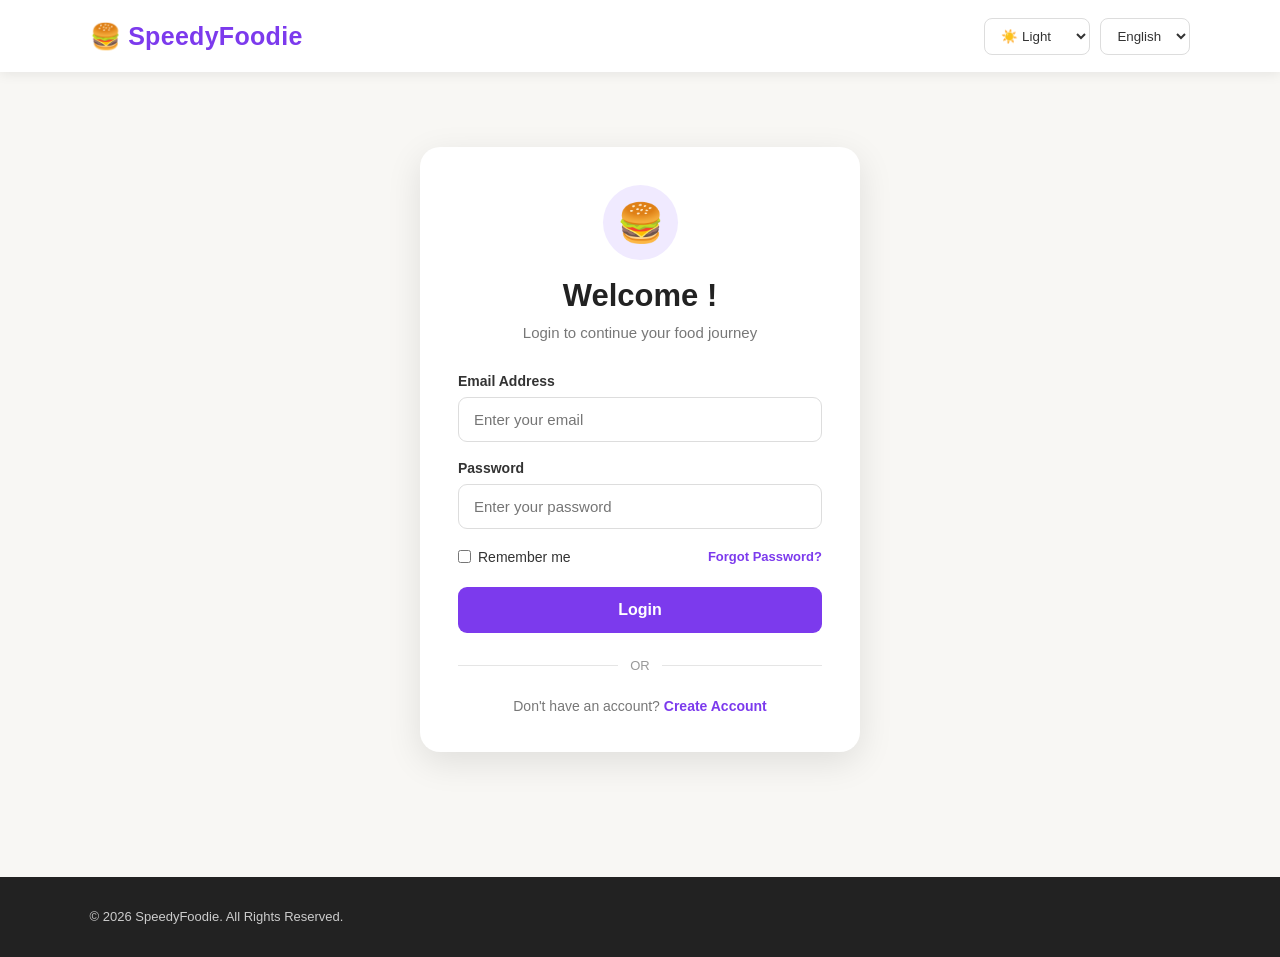
<file: index.html>
<!DOCTYPE html>
<html lang="en">

<head>

    <meta charset="UTF-8">

    <meta name="viewport"
          content="width=device-width, initial-scale=1.0">

    <title>SpeedyFoodie - Online Food Delivery</title>

    <link rel="stylesheet" href="style.css">

</head>

<body>

    <!-- =========================
         NAVIGATION BAR
    ========================== -->

    <nav class="navbar">

        <div class="logo">
            🍔 SpeedyFoodie
        </div>

        <div class="nav-links">

            <a href="index.html">
                Home
            </a>

            <a href="restaurants.html">
                Restaurants
            </a>

            <a href="cart.html">
                Cart 🛒
            </a>

            <a href="login.html">
                Login
            </a>

        </div>

    </nav>


    <!-- =========================
         HERO SECTION
    ========================== -->

    <section class="hero">

        <div class="hero-content">

            <p class="welcome-text">
                WELCOME TO SPEEDYFOODIE
            </p>

            <h1>
                Delicious Food <br>
                <span>Delivered To You.</span>
            </h1>

            <p class="hero-description">
                Discover the best restaurants around you and get your favourite meals delivered right to your doorstep.
            </p>

            <a href="restaurants.html" class="hero-button">
                Explore Restaurants →
            </a>

        </div>

        <div class="hero-food">

            <div class="food-circle">
                🍕
            </div>

        </div>

    </section>


    <!-- =========================
         FOOD CATEGORIES
    ========================== -->

    <section class="categories">

        <p class="section-title">
            EXPLORE
        </p>

        <h2>
            What are you craving?
        </h2>

        <div class="category-container">

            <!-- Pizza -->

            <div class="category-card"
                 onclick="openCategory('pizza')">

                <div class="category-icon">
                    🍕
                </div>

                <h3>
                    Pizza
                </h3>

                <p>
                    Cheesy & delicious
                </p>

            </div>


            <!-- Burgers -->

            <div class="category-card"
                 onclick="openCategory('burger')">

                <div class="category-icon">
                    🍔
                </div>

                <h3>
                    Burgers
                </h3>

                <p>
                    Juicy & tasty
                </p>

            </div>


            <!-- Indian -->

            <div class="category-card"
                 onclick="openCategory('indian')">

                <div class="category-icon">
                    🍛
                </div>

                <h3>
                    Indian
                </h3>

                <p>
                    Rich & flavorful
                </p>

            </div>


            <!-- Chinese -->

            <div class="category-card"
                 onclick="openCategory('chinese')">

                <div class="category-icon">
                    🍜
                </div>

                <h3>
                    Chinese
                </h3>

                <p>
                    Hot & delicious
                </p>

            </div>


            <!-- Desserts -->

            <div class="category-card"
                 onclick="openCategory('dessert')">

                <div class="category-icon">
                    🍰
                </div>

                <h3>
                    Desserts
                </h3>

                <p>
                    Sweet treats
                </p>

            </div>

        </div>

    </section>


    <!-- =========================
         SMART FOOD SUGGESTIONS
    ========================== -->

    <section class="smart-suggestions">

        <p class="section-title">
            SMART PICKS
        </p>

        <h2>
            🧠 Recommended For You
        </h2>

        <p>
            Based on your previous orders
        </p>

        <div id="suggestionContainer"
             class="suggestion-container">
        </div>

    </section>


    <!-- =========================
         WHY SPEEDYFOODIE
    ========================== -->

    <section class="why-foodie">

        <p class="section-title">
            WHY SPEEDYFOODIE?
        </p>

        <h2>
            Food made easy.
        </h2>

        <div class="features">

            <!-- Fast Delivery -->

            <div class="feature-card">

                <div class="feature-icon">
                    🚀
                </div>

                <h3>
                    Fast Delivery
                </h3>

                <p>
                    Get your favourite food delivered quickly.
                </p>

            </div>


            <!-- Restaurants -->

            <div class="feature-card">

                <div class="feature-icon">
                    🍽️
                </div>

                <h3>
                    Best Restaurants
                </h3>

                <p>
                    Choose from a wide variety of restaurants.
                </p>

            </div>


            <!-- Payment -->

            <div class="feature-card">

                <div class="feature-icon">
                    💳
                </div>

                <h3>
                    Easy Payment
                </h3>

                <p>
                    Simple and convenient checkout experience.
                </p>

            </div>

        </div>

    </section>


    <!-- =========================
         FOOTER
    ========================== -->

    <footer>

        <div>

            <h3>
                🍔 SpeedyFoodie
            </h3>

            <p>
                Your favourite food, delivered to your doorstep.
            </p>

        </div>

        <p>
            © 2026 SpeedyFoodie. All Rights Reserved.
        </p>

    </footer>


    <!-- JAVASCRIPT -->

    <script src="script.js"></script>

</body>

</html>
</file>
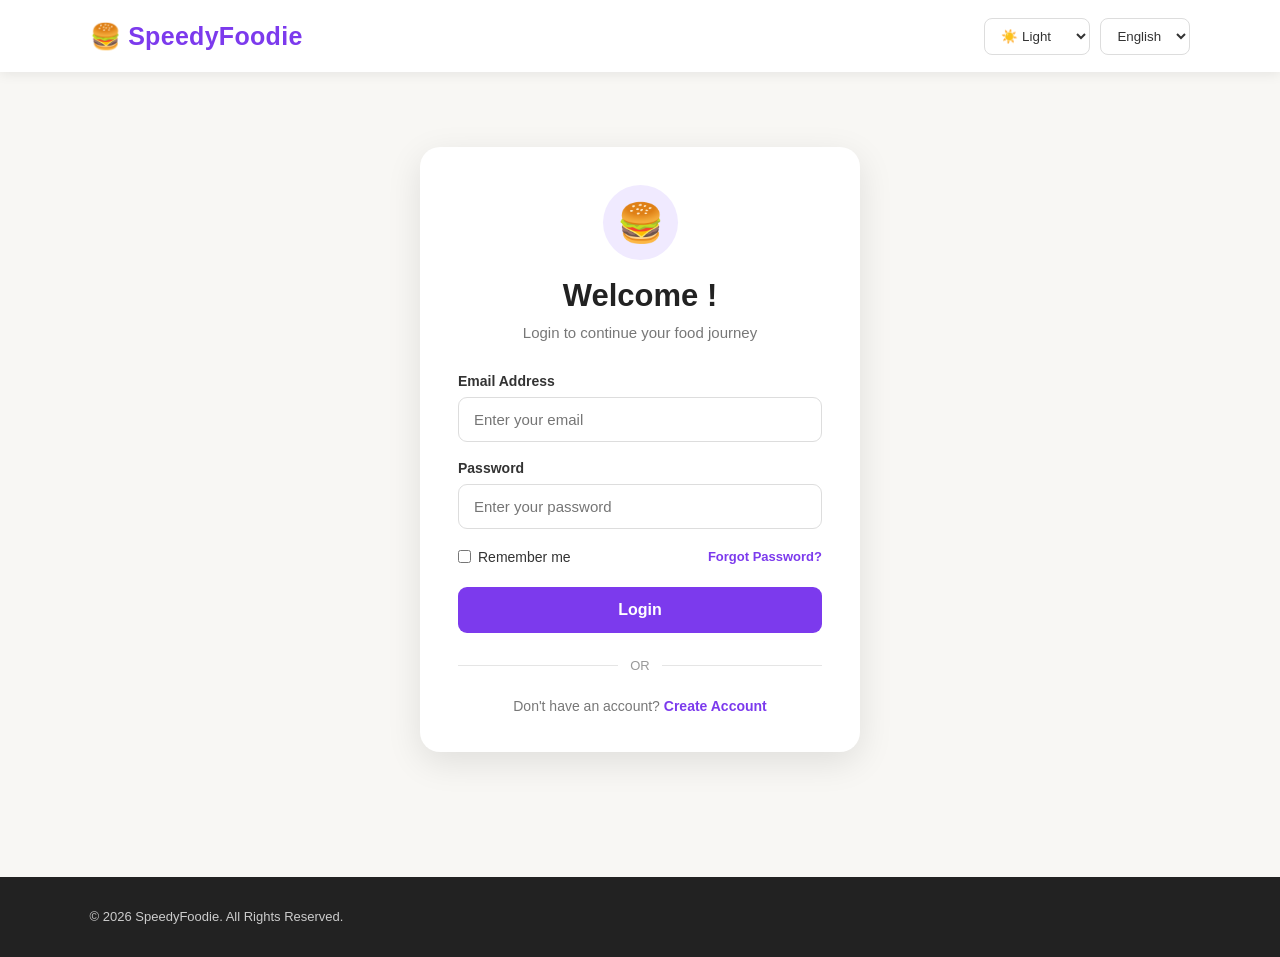
<file: cart.html>
<!DOCTYPE html>
<html lang="en">

<head>

    <meta charset="UTF-8">

    <meta name="viewport"
          content="width=device-width, initial-scale=1.0">

    <title>SpeedyFoodie - Cart</title>

    <link rel="stylesheet" href="style.css">

</head>

<body>

    <!-- =========================
         NAVIGATION BAR
    ========================== -->

    <nav class="navbar">

        <div class="logo">
            🍔 SpeedyFoodie
        </div>

        <div class="nav-links">

            <a href="index.html">
                Home
            </a>

            <a href="restaurants.html">
                Restaurants
            </a>

            <a href="cart.html">
                Cart 🛒
            </a>

            <a href="login.html">
                Login
            </a>

        </div>

    </nav>


    <!-- =========================
         CART HEADER
    ========================== -->

    <section class="cart-header">

        <p class="section-title">
            YOUR CART
        </p>

        <h1>
            Your Favourite Food
        </h1>

        <p>
            Review your items before placing your order.
        </p>

    </section>


    <!-- =========================
         CART SECTION
    ========================== -->

    <section class="cart-section">


        <!-- CART ITEMS -->

        <div class="cart-items">

            <h2>
                Your Items
            </h2>

            <div id="cartItems">

                <!-- Cart items will appear here using JavaScript -->

            </div>

        </div>


        <!-- ORDER SUMMARY -->

        <div class="order-summary">

            <h2>
                Order Summary
            </h2>

            <div class="summary-row">

                <span>
                    Subtotal
                </span>

                <span id="subtotal">
                    ₹0
                </span>

            </div>

            <div class="summary-row">

                <span>
                    Delivery Fee
                </span>

                <span id="deliveryFee">
                    ₹40
                </span>

            </div>

            <div class="summary-line"></div>

            <div class="summary-row total">

                <span>
                    Total
                </span>

                <span id="total">
                    ₹40
                </span>

            </div>

            <a href="checkout.html"
               class="checkout-button">
                Proceed to Checkout →
            </a>

            <a href="menu.html"
               class="continue-shopping">
                ← Continue Shopping
            </a>

        </div>

    </section>


    <!-- =========================
         FOOTER
    ========================== -->

    <footer>

        <div>

            <h3>
                🍔 SpeedyFoodie
            </h3>

            <p>
                Your favourite food, delivered to your doorstep.
            </p>

        </div>

        <p>
            © 2026 SpeedyFoodie. All Rights Reserved.
        </p>

    </footer>


    <script src="script.js"></script>

</body>

</html>
</file>
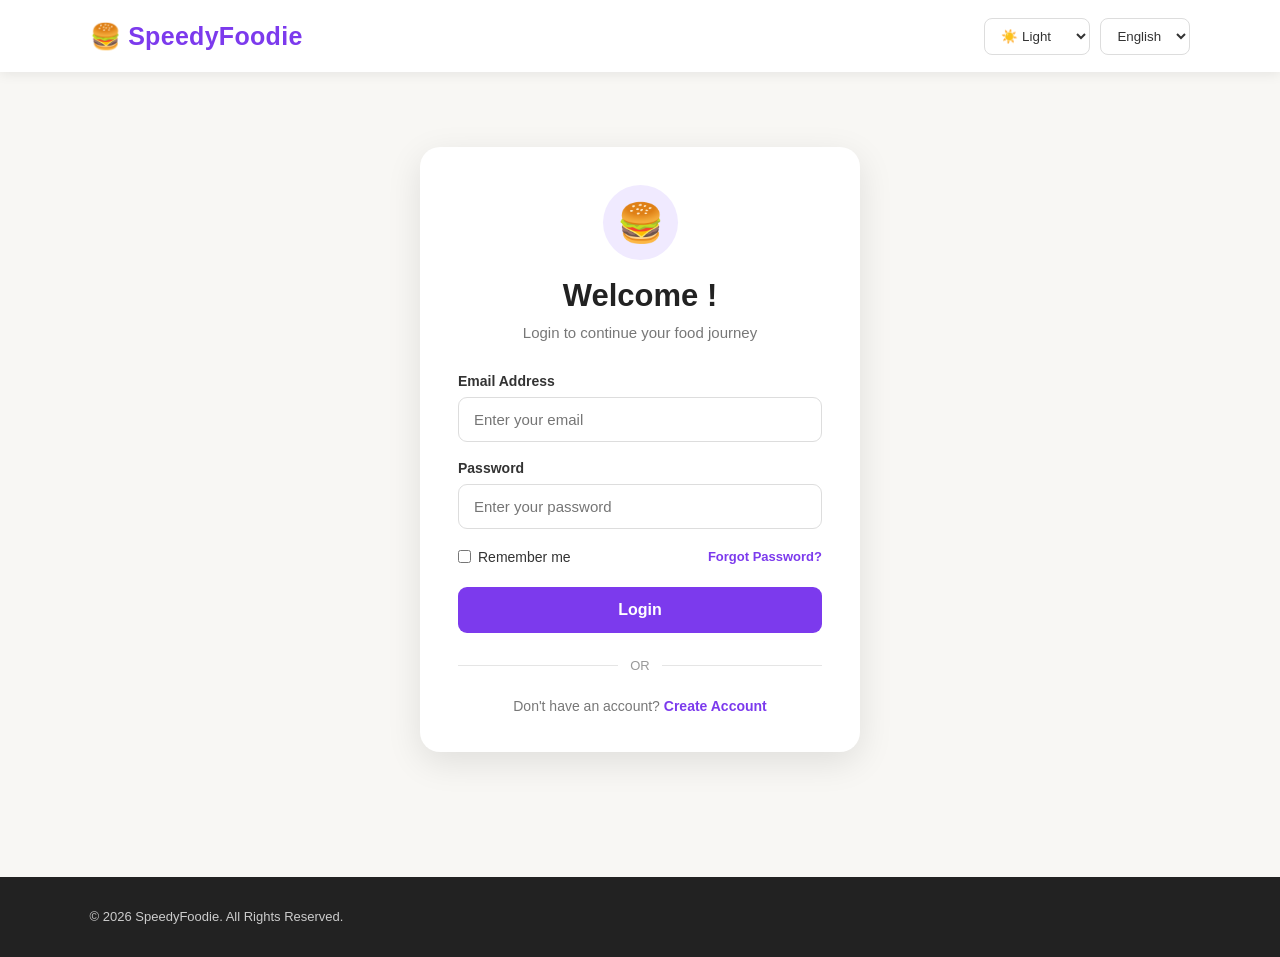
<file: login.html>
<!DOCTYPE html>
<html lang="en">

<head>
    <meta charset="UTF-8">
    <meta name="viewport" content="width=device-width, initial-scale=1.0">
    <title>SpeedyFoodie - Login</title>
    <link rel="stylesheet" href="style.css">
</head>

<body>

    <!-- Navigation Bar -->
    <nav class="navbar">
        <div class="logo">🍔 SpeedyFoodie</div>

        <div class="settings">
            <select id="themeSelector">
                <option value="light">☀️ Light</option>
                <option value="dark">🌙 Dark</option>
                <option value="purple">💜 Purple</option>
            </select>

            <select id="languageSelector">
                <option value="en">English</option>
                <option value="te">తెలుగు</option>
                <option value="hi">हिन्दी</option>
            </select>
        </div>
    </nav>

    <!-- Login Section -->
    <section class="login-section">

        <div class="login-card">

            <div class="login-icon">🍔</div>

            <h1 id="loginTitle">Welcome!</h1>

            <p class="subtitle" id="loginSubtitle">
                Login to continue your food journey
            </p>

            <form id="loginForm">

                <label for="email" id="loginEmailLabel">
                    Email Address
                </label>

                <input
                    type="email"
                    id="email"
                    placeholder="Enter your email"
                    required
                >

                <label for="password" id="loginPasswordLabel">
                    Password
                </label>

                <input
                    type="password"
                    id="password"
                    placeholder="Enter your password"
                    required
                >

                <div class="login-options">

                    <label class="remember">
                        <input type="checkbox">
                        <span id="rememberText">
                            Remember me
                        </span>
                    </label>

                    <a href="#" id="forgotText">
                        Forgot Password?
                    </a>

                </div>

                <button
                    type="submit"
                    class="login-button"
                    id="loginButton"
                >
                    Login
                </button>

            </form>

            <div class="divider">
                <span>OR</span>
            </div>

            <p class="register-text">

                <span id="newAccountText">
                    Don't have an account?
                </span>

                <a
                    href="register.html"
                    id="createAccountLink"
                >
                    Create Account
                </a>

            </p>

        </div>

    </section>

    <footer>
        <p>
            © 2026 SpeedyFoodie. All Rights Reserved.
        </p>
    </footer>

    <script src="script.js"></script>

</body>

</html>
</file>
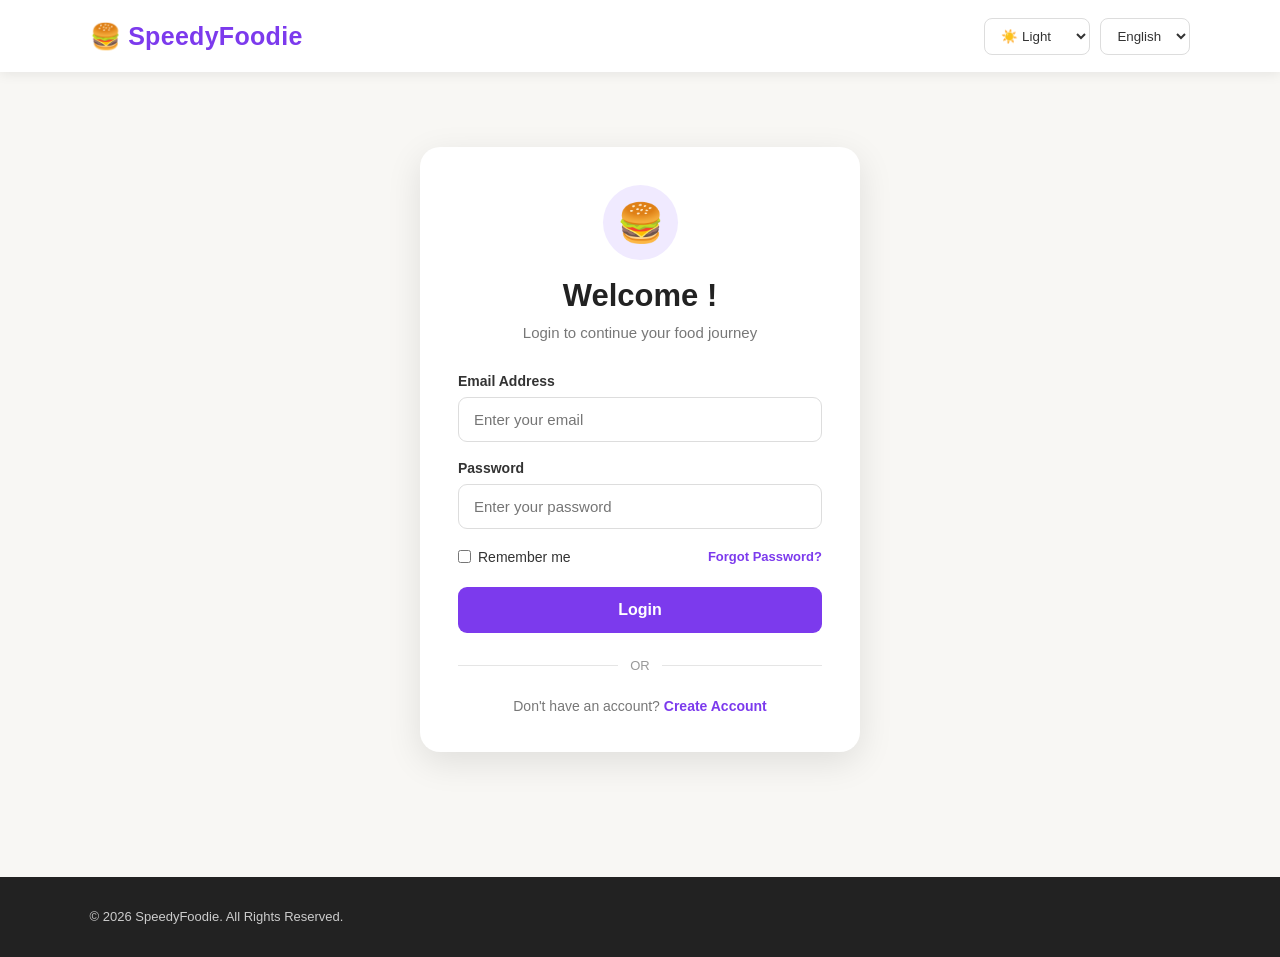
<file: menu.html>
<!DOCTYPE html>
<html lang="en">

<head>

    <meta charset="UTF-8">

    <meta name="viewport"
          content="width=device-width, initial-scale=1.0">

    <title>SpeedyFoodie - Menu</title>

    <link rel="stylesheet" href="style.css">

</head>

<body>

    <!-- =========================
         NAVIGATION BAR
    ========================== -->

    <nav class="navbar">

        <div class="logo">
            🍔 SpeedyFoodie
        </div>

        <div class="nav-links">

            <a href="index.html">
                Home
            </a>

            <a href="restaurants.html">
                Restaurants
            </a>

            <a href="cart.html">
                Cart 🛒
            </a>

            <a href="login.html">
                Login
            </a>

        </div>

    </nav>


    <!-- =========================
         MENU HEADER
    ========================== -->

    <section class="menu-header">

        <p class="section-title">
            OUR MENU
        </p>

        <h1>
            Delicious Food, Just For You
        </h1>

        <p>
            Choose your favourite dishes and add them to your cart.
        </p>

    </section>


    <!-- =========================
         MENU FILTER
    ========================== -->

    <section class="menu-filter">

        <button class="filter-button active"
                data-category="all">
            All
        </button>

        <button class="filter-button"
                data-category="pizza">
            🍕 Pizza
        </button>

        <button class="filter-button"
                data-category="burger">
            🍔 Burgers
        </button>

        <button class="filter-button"
                data-category="indian">
            🍛 Indian
        </button>

        <button class="filter-button"
                data-category="chinese">
            🍜 Chinese
        </button>

        <button class="filter-button"
                data-category="dessert">
            🍰 Desserts
        </button>

    </section>


    <!-- =========================
         MENU ITEMS
    ========================== -->

    <section class="menu-container">


        <!-- ================= ITEM 1 ================= -->

        <div class="menu-card"
             data-category="pizza">

            <div class="menu-image">
                🍕
            </div>

            <div class="menu-info">

                <h2>
                    Margherita Pizza
                </h2>

                <p>
                    Classic pizza with fresh tomatoes, mozzarella and basil.
                </p>

                <div class="menu-bottom">

                    <span class="price">
                        ₹249
                    </span>

                    <button class="add-cart-button"
                            onclick="addToCart('Margherita Pizza', 249)">
                        Add to Cart
                    </button>

                </div>

            </div>

        </div>


        <!-- ================= ITEM 2 ================= -->

        <div class="menu-card"
             data-category="burger">

            <div class="menu-image">
                🍔
            </div>

            <div class="menu-info">

                <h2>
                    Classic Chicken Burger
                </h2>

                <p>
                    Crispy chicken patty with lettuce, cheese and special sauce.
                </p>

                <div class="menu-bottom">

                    <span class="price">
                        ₹199
                    </span>

                    <button class="add-cart-button"
                            onclick="addToCart('Classic Chicken Burger', 199)">
                        Add to Cart
                    </button>

                </div>

            </div>

        </div>


        <!-- ================= ITEM 3 ================= -->

        <div class="menu-card"
             data-category="indian">

            <div class="menu-image">
                🍛
            </div>

            <div class="menu-info">

                <h2>
                    Chicken Biryani
                </h2>

                <p>
                    Aromatic basmati rice cooked with tender chicken and Indian spices.
                </p>

                <div class="menu-bottom">

                    <span class="price">
                        ₹299
                    </span>

                    <button class="add-cart-button"
                            onclick="addToCart('Chicken Biryani', 299)">
                        Add to Cart
                    </button>

                </div>

            </div>

        </div>


        <!-- ================= ITEM 4 ================= -->

        <div class="menu-card"
             data-category="chinese">

            <div class="menu-image">
                🍜
            </div>

            <div class="menu-info">

                <h2>
                    Veg Hakka Noodles
                </h2>

                <p>
                    Stir-fried noodles with fresh vegetables and delicious sauces.
                </p>

                <div class="menu-bottom">

                    <span class="price">
                        ₹179
                    </span>

                    <button class="add-cart-button"
                            onclick="addToCart('Veg Hakka Noodles', 179)">
                        Add to Cart
                    </button>

                </div>

            </div>

        </div>


        <!-- ================= ITEM 5 ================= -->

        <div class="menu-card"
             data-category="indian">

            <div class="menu-image">
                🍗
            </div>

            <div class="menu-info">

                <h2>
                    Grilled Chicken
                </h2>

                <p>
                    Juicy grilled chicken seasoned with herbs and special spices.
                </p>

                <div class="menu-bottom">

                    <span class="price">
                        ₹279
                    </span>

                    <button class="add-cart-button"
                            onclick="addToCart('Grilled Chicken', 279)">
                        Add to Cart
                    </button>

                </div>

            </div>

        </div>


        <!-- ================= ITEM 6 ================= -->

        <div class="menu-card"
             data-category="dessert">

            <div class="menu-image">
                🍰
            </div>

            <div class="menu-info">

                <h2>
                    Chocolate Cake
                </h2>

                <p>
                    Soft and creamy chocolate cake perfect for dessert lovers.
                </p>

                <div class="menu-bottom">

                    <span class="price">
                        ₹149
                    </span>

                    <button class="add-cart-button"
                            onclick="addToCart('Chocolate Cake', 149)">
                        Add to Cart
                    </button>

                </div>

            </div>

        </div>

    </section>


    <!-- =========================
         FOOTER
    ========================== -->

    <footer>

        <div>

            <h3>
                🍔 SpeedyFoodie
            </h3>

            <p>
                Your favourite food, delivered to your doorstep.
            </p>

        </div>

        <p>
            © 2026 SpeedyFoodie. All Rights Reserved.
        </p>

    </footer>


    <script src="script.js"></script>

</body>

</html>
</file>
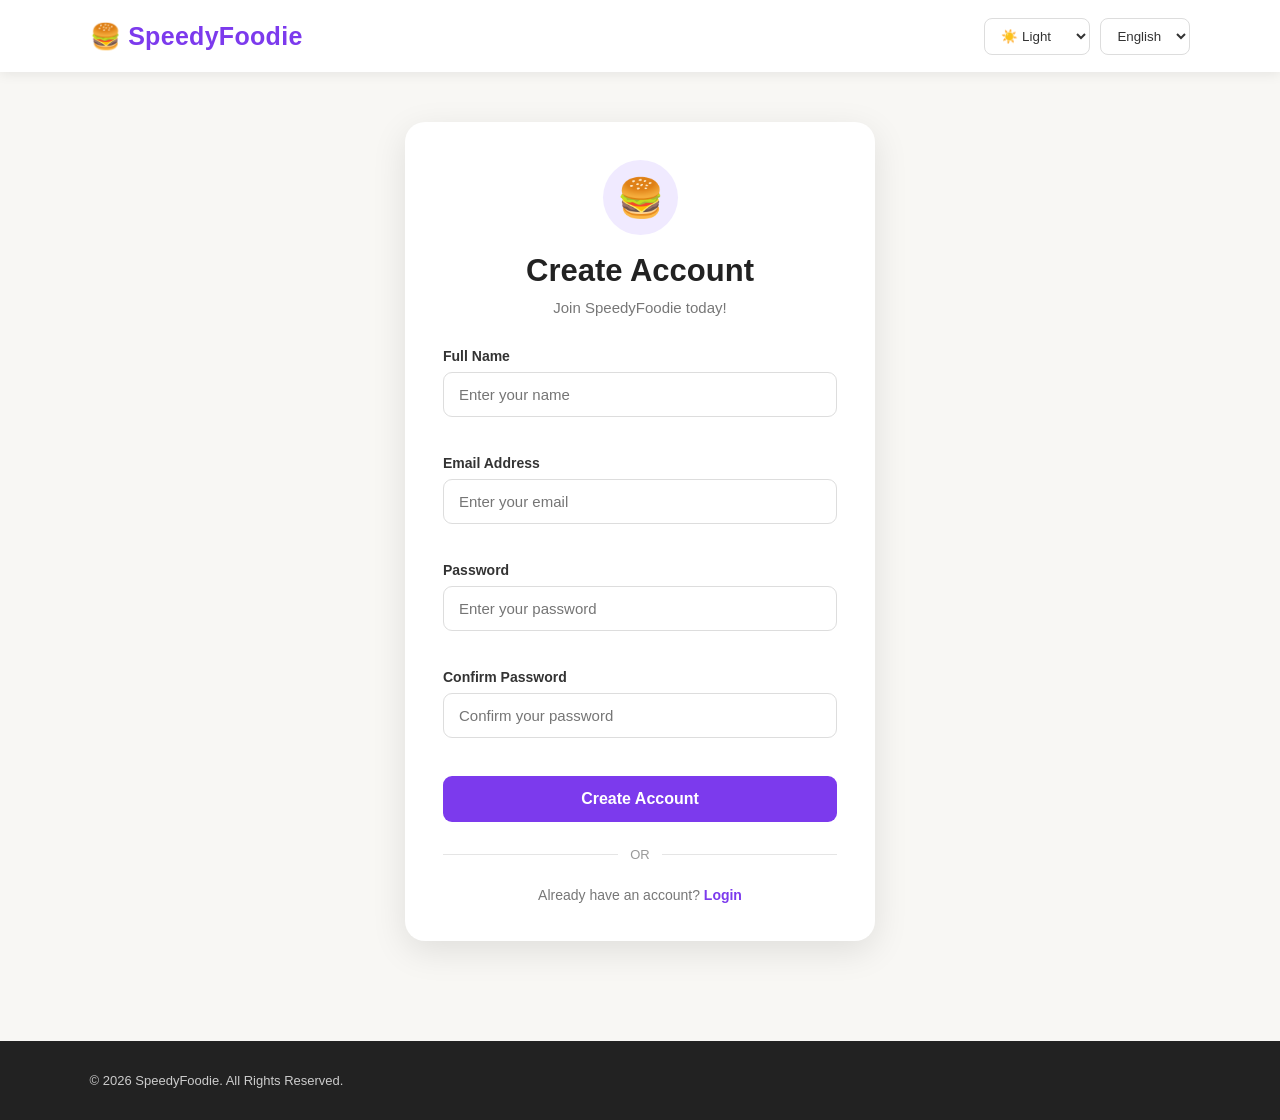
<file: register.html>
<!DOCTYPE html>
<html lang="en">

<head>

    <meta charset="UTF-8">

    <meta name="viewport" 
          content="width=device-width, initial-scale=1.0">

    <title>SpeedyFoodie - Create Account</title>

    <link rel="stylesheet" href="style.css">

</head>

<body>

    <!-- Navbar -->

    <nav class="navbar">

        <div class="logo">
            🍔 SpeedyFoodie
        </div>

        <div class="settings">

            <select id="themeSelector">

                <option value="light">
                    ☀️ Light
                </option>

                <option value="dark">
                    🌙 Dark
                </option>

                <option value="purple">
                    💜 Purple
                </option>

            </select>

            <select id="languageSelector">

                <option value="en">
                    English
                </option>

                <option value="te">
                    తెలుగు
                </option>

                <option value="hi">
                    हिन्दी
                </option>

            </select>

        </div>

    </nav>

    <!-- Register -->

    <section class="login-section">

        <div class="login-card register-card">

            <div class="login-icon">
                🍔
            </div>

            <h1 id="registerTitle">
                Create Account
            </h1>

            <p class="subtitle" id="registerSubtitle">
                Join SpeedyFoodie today!
            </p>

            <form id="registerForm">

                <div class="form-group">

                    <label for="name" id="nameLabel">
                        Full Name
                    </label>

                    <input
                        type="text"
                        id="name"
                        placeholder="Enter your name"
                        required
                    >

                </div>

                <div class="form-group">

                    <label for="registerEmail" id="emailLabel">
                        Email Address
                    </label>

                    <input
                        type="email"
                        id="registerEmail"
                        placeholder="Enter your email"
                        required
                    >

                </div>

                <div class="form-group">

                    <label for="registerPassword" id="passwordLabel">
                        Password
                    </label>

                    <input
                        type="password"
                        id="registerPassword"
                        placeholder="Create a password"
                        required
                    >

                </div>

                <div class="form-group">

                    <label for="confirmPassword" id="confirmLabel">
                        Confirm Password
                    </label>

                    <input
                        type="password"
                        id="confirmPassword"
                        placeholder="Confirm your password"
                        required
                    >

                </div>

                <button
                    type="submit"
                    class="login-button"
                    id="createButton"
                >
                    Create Account
                </button>

            </form>

            <div class="divider">

                <span>
                    OR
                </span>

            </div>

            <p class="register-text">

                <span id="alreadyText">
                    Already have an account?
                </span>

                <a href="login.html" id="loginLink">
                    Login
                </a>

            </p>

        </div>

    </section>

    <footer>

        <p>
            © 2026 SpeedyFoodie. All Rights Reserved.
        </p>

    </footer>

    <script src="script.js"></script>

</body>

</html>
</file>
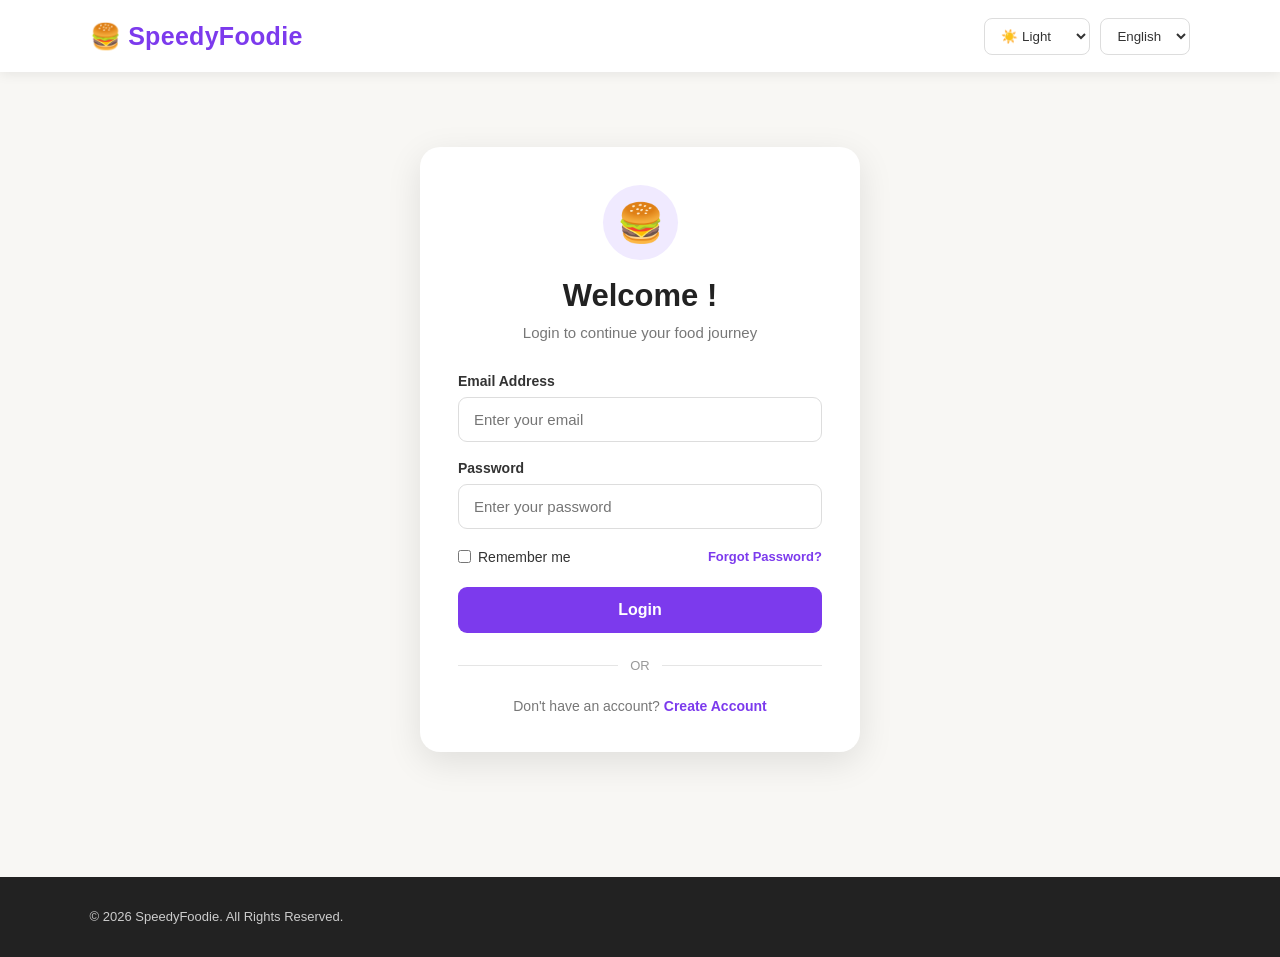
<file: restaurant.html>
<!DOCTYPE html>
<html lang="en">

<head>

    <meta charset="UTF-8">

    <meta name="viewport"
          content="width=device-width, initial-scale=1.0">

    <title>SpeedyFoodie - Restaurants</title>

    <link rel="stylesheet" href="style.css">

</head>

<body>

    <!-- =========================
         NAVIGATION BAR
    ========================== -->

    <nav class="navbar">

        <div class="logo">
            🍔 SpeedyFoodie
        </div>

        <div class="nav-links">

            <a href="index.html">
                Home
            </a>

            <a href="restaurants.html">
                Restaurants
            </a>

            <a href="cart.html">
                Cart 🛒
            </a>

            <a href="login.html">
                Login
            </a>

        </div>

    </nav>


    <!-- =========================
         RESTAURANTS HEADER
    ========================== -->

    <section class="restaurants-header">

        <p class="section-title">
            DISCOVER
        </p>

        <h1>
            Find Your Favourite Restaurant
        </h1>

        <p>
            Explore delicious food from the best restaurants around you.
        </p>

    </section>


    <!-- =========================
         SEARCH BAR
    ========================== -->

    <section class="restaurant-search">

        <input
            type="text"
            id="restaurantSearch"
            placeholder="Search restaurants..."
        >

        <button onclick="searchRestaurants()">
            🔍 Search
        </button>

    </section>


    <!-- =========================
         RESTAURANT LIST
    ========================== -->

    <section class="restaurant-list">


        <!-- RESTAURANT 1 -->

        <div class="restaurant-card">

            <div class="restaurant-image">
                🍕
            </div>

            <div class="restaurant-info">

                <h2>
                    Pizza Palace
                </h2>

                <p class="restaurant-type">
                    🍕 Italian • Pizza
                </p>

                <p>
                    Delicious cheesy pizzas made with fresh ingredients.
                </p>

                <div class="restaurant-details">

                    <span>
                        ⭐ 4.5
                    </span>

                    <span>
                        🕒 25-30 min
                    </span>

                </div>

                <a href="menu.html"
                   class="view-menu-button">
                    View Menu →
                </a>

            </div>

        </div>


        <!-- RESTAURANT 2 -->

        <div class="restaurant-card">

            <div class="restaurant-image">
                🍔
            </div>

            <div class="restaurant-info">

                <h2>
                    Burger Hub
                </h2>

                <p class="restaurant-type">
                    🍔 American • Burgers
                </p>

                <p>
                    Juicy burgers, crispy fries and tasty combos.
                </p>

                <div class="restaurant-details">

                    <span>
                        ⭐ 4.6
                    </span>

                    <span>
                        🕒 20-25 min
                    </span>

                </div>

                <a href="menu.html"
                   class="view-menu-button">
                    View Menu →
                </a>

            </div>

        </div>


        <!-- RESTAURANT 3 -->

        <div class="restaurant-card">

            <div class="restaurant-image">
                🍛
            </div>

            <div class="restaurant-info">

                <h2>
                    Spice Garden
                </h2>

                <p class="restaurant-type">
                    🍛 Indian • Biryani
                </p>

                <p>
                    Authentic Indian dishes packed with rich flavours.
                </p>

                <div class="restaurant-details">

                    <span>
                        ⭐ 4.7
                    </span>

                    <span>
                        🕒 30-35 min
                    </span>

                </div>

                <a href="menu.html"
                   class="view-menu-button">
                    View Menu →
                </a>

            </div>

        </div>


        <!-- RESTAURANT 4 -->

        <div class="restaurant-card">

            <div class="restaurant-image">
                🍜
            </div>

            <div class="restaurant-info">

                <h2>
                    Dragon Bowl
                </h2>

                <p class="restaurant-type">
                    🍜 Chinese • Noodles
                </p>

                <p>
                    Hot noodles, fried rice and delicious Chinese dishes.
                </p>

                <div class="restaurant-details">

                    <span>
                        ⭐ 4.4
                    </span>

                    <span>
                        🕒 25-30 min
                    </span>

                </div>

                <a href="menu.html"
                   class="view-menu-button">
                    View Menu →
                </a>

            </div>

        </div>


        <!-- RESTAURANT 5 -->

        <div class="restaurant-card">

            <div class="restaurant-image">
                🍰
            </div>

            <div class="restaurant-info">

                <h2>
                    Sweet Treats
                </h2>

                <p class="restaurant-type">
                    🍰 Desserts • Bakery
                </p>

                <p>
                    Cakes, pastries and delicious sweet treats.
                </p>

                <div class="restaurant-details">

                    <span>
                        ⭐ 4.8
                    </span>

                    <span>
                        🕒 15-20 min
                    </span>

                </div>

                <a href="menu.html"
                   class="view-menu-button">
                    View Menu →
                </a>

            </div>

        </div>


        <!-- RESTAURANT 6 -->

        <div class="restaurant-card">

            <div class="restaurant-image">
                🍗
            </div>

            <div class="restaurant-info">

                <h2>
                    Grill House
                </h2>

                <p class="restaurant-type">
                    🍗 Grill • Fast Food
                </p>

                <p>
                    Delicious grilled dishes and crispy chicken.
                </p>

                <div class="restaurant-details">

                    <span>
                        ⭐ 4.5
                    </span>

                    <span>
                        🕒 25-30 min
                    </span>

                </div>

                <a href="menu.html"
                   class="view-menu-button">
                    View Menu →
                </a>

            </div>

        </div>

    </section>


    <!-- =========================
         FOOTER
    ========================== -->

    <footer>

        <div>

            <h3>
                🍔 SpeedyFoodie
            </h3>

            <p>
                Your favourite food, delivered to your doorstep.
            </p>

        </div>

        <p>
            © 2026 SpeedyFoodie. All Rights Reserved.
        </p>

    </footer>


    <script src="script.js"></script>

</body>

</html>
</file>
<file: style.css>
/* ==================================================
   SPEEDYFOODIE - MAIN STYLE SHEET
   ================================================== */

/* =========================
   GLOBAL STYLES
========================= */

* {
    margin: 0;
    padding: 0;
    box-sizing: border-box;
}

html {
    scroll-behavior: smooth;
}

body {
    font-family: Arial, Helvetica, sans-serif;
    background: #f8f7f4;
    color: #333;
    min-height: 100vh;
    transition: background 0.3s ease, color 0.3s ease;
}

a {
    text-decoration: none;
    color: inherit;
}

button,
input,
select,
textarea {
    font-family: inherit;
}

button {
    cursor: pointer;
}

/* =========================
   NAVIGATION BAR
========================= */

.navbar {
    width: 100%;
    min-height: 72px;
    padding: 15px 7%;
    display: flex;
    justify-content: space-between;
    align-items: center;
    background: #ffffff;
    color: #333;
    box-shadow: 0 2px 12px rgba(0, 0, 0, 0.08);
    position: relative;
    z-index: 100;
    transition: background 0.3s ease, box-shadow 0.3s ease;
}

.logo {
    font-size: 25px;
    font-weight: 800;
    color: #7c3aed;
    letter-spacing: 0.3px;
}

.nav-links {
    display: flex;
    align-items: center;
    gap: 28px;
}

.nav-links a {
    font-size: 15px;
    font-weight: 600;
    color: #333;
    transition: color 0.3s ease;
}

.nav-links a:hover {
    color: #7c3aed;
}

.navbar nav {
    display: flex;
    align-items: center;
    gap: 25px;
}

.navbar nav a {
    color: #333;
    text-decoration: none;
    font-size: 16px;
    font-weight: 500;
    transition: color 0.3s ease;
}

.navbar nav a:hover,
.navbar nav a.active {
    color: #7c3aed;
}

.settings {
    display: flex;
    align-items: center;
    gap: 10px;
}

.settings select {
    padding: 9px 12px;
    border: 1px solid #ddd;
    border-radius: 8px;
    background: #ffffff;
    color: #333;
    outline: none;
    cursor: pointer;
}

/* =========================
   LOGIN / REGISTER SECTION
========================= */

.login-section {
    min-height: calc(100vh - 145px);
    display: flex;
    justify-content: center;
    align-items: center;
    padding: 50px 20px;
}

.login-card {
    width: 100%;
    max-width: 440px;
    padding: 38px;
    background: #ffffff;
    border-radius: 20px;
    box-shadow: 0 10px 35px rgba(0, 0, 0, 0.10);
    text-align: center;
    transition: background 0.3s ease, box-shadow 0.3s ease;
}

.register-card {
    max-width: 470px;
}

.login-icon {
    width: 75px;
    height: 75px;
    margin: 0 auto 18px;
    display: flex;
    justify-content: center;
    align-items: center;
    background: #f0eaff;
    border-radius: 50%;
    font-size: 38px;
}

.login-card h1 {
    margin-bottom: 8px;
    font-size: 31px;
    color: #222;
}

.subtitle {
    margin-bottom: 28px;
    color: #777;
    font-size: 15px;
    line-height: 1.5;
}

.login-card form {
    text-align: left;
}

.login-card label {
    display: block;
    margin-bottom: 8px;
    font-size: 14px;
    font-weight: 600;
    color: #333;
}

.login-card input[type="email"],
.login-card input[type="password"],
.login-card input[type="text"] {
    width: 100%;
    padding: 13px 15px;
    margin-bottom: 18px;
    border: 1px solid #ddd;
    border-radius: 9px;
    background: #ffffff;
    color: #333;
    font-size: 15px;
    outline: none;
    transition: border 0.3s ease, box-shadow 0.3s ease, background 0.3s ease;
}

.login-card input:focus {
    border-color: #7c3aed;
    box-shadow: 0 0 0 3px rgba(124, 58, 237, 0.12);
}

.login-options {
    display: flex;
    justify-content: space-between;
    align-items: center;
    margin: 2px 0 22px;
    font-size: 13px;
}

.remember {
    display: flex !important;
    align-items: center;
    gap: 7px;
    margin: 0 !important;
    font-weight: 400 !important;
}

.remember input {
    width: auto !important;
    margin: 0 !important;
}

#forgotText {
    color: #7c3aed;
    font-weight: 600;
}

.login-button {
    width: 100%;
    padding: 14px;
    border: none;
    border-radius: 9px;
    background: #7c3aed;
    color: #ffffff;
    font-size: 16px;
    font-weight: 700;
    transition: transform 0.2s ease, background 0.3s ease, box-shadow 0.3s ease;
}

.login-button:hover {
    background: #6d28d9;
    transform: translateY(-1px);
    box-shadow: 0 7px 18px rgba(124, 58, 237, 0.25);
}

.divider {
    display: flex;
    align-items: center;
    gap: 12px;
    margin: 25px 0;
    color: #999;
    font-size: 13px;
}

.divider::before,
.divider::after {
    content: "";
    flex: 1;
    height: 1px;
    background: #e5e5e5;
}

.register-text {
    font-size: 14px;
    color: #777;
}

.register-text a {
    color: #7c3aed;
    font-weight: 700;
}

.register-text a:hover {
    text-decoration: underline;
}

.form-group {
    margin-bottom: 20px;
}

/* =========================
   HERO SECTION
========================= */

.hero {
    min-height: 560px;
    padding: 70px 8%;
    display: flex;
    justify-content: space-between;
    align-items: center;
    gap: 50px;
    background: linear-gradient(135deg, #faf7ff, #eee6ff);
}

.hero-content {
    max-width: 620px;
}

.welcome-text,
.section-title {
    margin-bottom: 12px;
    color: #7c3aed;
    font-size: 13px;
    font-weight: 800;
    letter-spacing: 2px;
}

.hero h1 {
    margin-bottom: 22px;
    color: #222;
    font-size: clamp(42px, 6vw, 70px);
    line-height: 1.05;
}

.hero h1 span {
    color: #7c3aed;
}

.hero-description {
    max-width: 560px;
    margin-bottom: 30px;
    color: #666;
    font-size: 17px;
    line-height: 1.7;
}

.hero-button {
    display: inline-block;
    padding: 14px 25px;
    border-radius: 9px;
    background: #7c3aed;
    color: #ffffff;
    font-weight: 700;
    transition: transform 0.2s ease, background 0.3s ease;
}

.hero-button:hover {
    background: #6d28d9;
    transform: translateY(-2px);
}

.hero-food {
    display: flex;
    justify-content: center;
    align-items: center;
    min-width: 330px;
}

.food-circle {
    width: 290px;
    height: 290px;
    display: flex;
    justify-content: center;
    align-items: center;
    background: #ffffff;
    border-radius: 50%;
    font-size: 145px;
    box-shadow: 0 18px 45px rgba(0, 0, 0, 0.12);
}

/* =========================
   CATEGORIES
========================= */

.categories {
    padding: 75px 7%;
    text-align: center;
    background: #ffffff;
}

.categories h2,
.smart-suggestions h2,
.why-foodie h2 {
    margin-bottom: 35px;
    color: #222;
    font-size: 34px;
}

.category-container {
    display: grid;
    grid-template-columns: repeat(5, 1fr);
    gap: 20px;
}

.category-card {
    padding: 28px 15px;
    border: 1px solid #eee;
    border-radius: 16px;
    background: #faf9ff;
    cursor: pointer;
    transition: transform 0.25s ease, box-shadow 0.25s ease, border 0.25s ease;
}

.category-card:hover {
    transform: translateY(-6px);
    border-color: #c4b5fd;
    box-shadow: 0 10px 25px rgba(0, 0, 0, 0.08);
}

.category-icon {
    margin-bottom: 14px;
    font-size: 48px;
}

.category-card h3 {
    margin-bottom: 7px;
    color: #333;
    font-size: 19px;
}

.category-card p {
    color: #777;
    font-size: 13px;
}

/* =========================
   SMART SUGGESTIONS
========================= */

.smart-suggestions {
    padding: 75px 7%;
    text-align: center;
    background: #f8f7ff;
}

.smart-suggestions > p:not(.section-title) {
    margin-bottom: 25px;
    color: #777;
}

.suggestion-container {
    max-width: 1100px;
    margin: 0 auto;
    display: grid;
    grid-template-columns: repeat(3, 1fr);
    gap: 20px;
}

.suggestion-card {
    padding: 25px;
    border-radius: 16px;
    background: #ffffff;
    text-align: left;
    box-shadow: 0 7px 25px rgba(0, 0, 0, 0.07);
}

.suggestion-card h3 {
    margin: 10px 0 7px;
    color: #333;
}

.suggestion-card p {
    color: #777;
    font-size: 14px;
    line-height: 1.5;
}

/* =========================
   WHY SPEEDYFOODIE
========================= */

.why-foodie {
    padding: 75px 7%;
    text-align: center;
    background: #ffffff;
}

.features {
    max-width: 1100px;
    margin: 0 auto;
    display: grid;
    grid-template-columns: repeat(3, 1fr);
    gap: 25px;
}

.feature-card {
    padding: 30px;
    border: 1px solid #eee;
    border-radius: 16px;
    background: #faf9ff;
    transition: transform 0.25s ease, box-shadow 0.25s ease;
}

.feature-card:hover {
    transform: translateY(-5px);
    box-shadow: 0 10px 25px rgba(0, 0, 0, 0.08);
}

.feature-icon {
    margin-bottom: 15px;
    font-size: 45px;
}

.feature-card h3 {
    margin-bottom: 10px;
    color: #333;
}

.feature-card p {
    color: #777;
    line-height: 1.5;
}

/* =========================
   RESTAURANTS HEADER
========================= */

.restaurants-header,
.menu-header,
.cart-header {
    padding: 65px 7% 35px;
    text-align: center;
}

.restaurants-header h1,
.menu-header h1,
.cart-header h1 {
    margin-bottom: 13px;
    color: #222;
    font-size: 40px;
}

.restaurants-header > p:last-child,
.menu-header > p:last-child,
.cart-header > p:last-child {
    color: #777;
    font-size: 16px;
}

/* =========================
   RESTAURANT SEARCH
========================= */

.restaurant-search {
    max-width: 800px;
    margin: 10px auto 40px;
    padding: 0 20px;
    display: flex;
    gap: 10px;
}

.restaurant-search input {
    flex: 1;
    padding: 14px 16px;
    border: 1px solid #ddd;
    border-radius: 9px;
    background: #ffffff;
    color: #333;
    outline: none;
    font-size: 15px;
}

.restaurant-search input:focus {
    border-color: #7c3aed;
}

.restaurant-search button {
    padding: 14px 22px;
    border: none;
    border-radius: 9px;
    background: #7c3aed;
    color: #ffffff;
    font-weight: 700;
}

.restaurant-search button:hover {
    background: #6d28d9;
}

/* =========================
   RESTAURANT LIST
========================= */

.restaurant-list {
    max-width: 1150px;
    margin: 0 auto;
    padding: 10px 25px 75px;
    display: grid;
    grid-template-columns: repeat(2, 1fr);
    gap: 25px;
}

.restaurant-card {
    display: flex;
    overflow: hidden;
    border: 1px solid #eee;
    border-radius: 17px;
    background: #ffffff;
    box-shadow: 0 6px 22px rgba(0, 0, 0, 0.06);
    transition: transform 0.25s ease, box-shadow 0.25s ease;
}

.restaurant-card:hover {
    transform: translateY(-4px);
    box-shadow: 0 12px 30px rgba(0, 0, 0, 0.09);
}

.restaurant-image {
    min-width: 155px;
    display: flex;
    justify-content: center;
    align-items: center;
    background: #f0eaff;
    font-size: 65px;
}

.restaurant-info {
    padding: 23px;
}

.restaurant-info h2 {
    margin-bottom: 8px;
    color: #333;
    font-size: 22px;
}

.restaurant-type {
    margin-bottom: 10px;
    color: #7c3aed !important;
    font-weight: 600;
    font-size: 14px;
}

.restaurant-info > p:not(.restaurant-type) {
    margin-bottom: 15px;
    color: #777;
    font-size: 14px;
    line-height: 1.5;
}

.restaurant-details {
    display: flex;
    gap: 18px;
    margin-bottom: 18px;
    color: #666;
    font-size: 13px;
}

.view-menu-button {
    display: inline-block;
    padding: 10px 17px;
    border-radius: 8px;
    background: #7c3aed;
    color: #ffffff;
    font-size: 13px;
    font-weight: 700;
}

.view-menu-button:hover {
    background: #6d28d9;
}

/* =========================
   MENU FILTER
========================= */

.menu-filter {
    max-width: 1000px;
    margin: 10px auto 35px;
    padding: 0 20px;
    display: flex;
    justify-content: center;
    flex-wrap: wrap;
    gap: 10px;
}

.filter-button {
    padding: 10px 18px;
    border: 1px solid #ddd;
    border-radius: 20px;
    background: #ffffff;
    color: #555;
    font-weight: 600;
    transition: background 0.3s ease, color 0.3s ease, border 0.3s ease;
}

.filter-button:hover,
.filter-button.active {
    border-color: #7c3aed;
    background: #7c3aed;
    color: #ffffff;
}

/* =========================
   MENU ITEMS
========================= */

.menu-container {
    max-width: 1150px;
    margin: 0 auto;
    padding: 10px 25px 75px;
    display: grid;
    grid-template-columns: repeat(2, 1fr);
    gap: 25px;
}

.menu-card {
    display: flex;
    overflow: hidden;
    border: 1px solid #eee;
    border-radius: 17px;
    background: #ffffff;
    box-shadow: 0 6px 22px rgba(0, 0, 0, 0.06);
    transition: transform 0.25s ease, box-shadow 0.25s ease;
}

.menu-card:hover {
    transform: translateY(-4px);
    box-shadow: 0 12px 30px rgba(0, 0, 0, 0.09);
}

.menu-image {
    min-width: 145px;
    display: flex;
    justify-content: center;
    align-items: center;
    background: #f0eaff;
    font-size: 65px;
}

.menu-info {
    width: 100%;
    padding: 22px;
}

.menu-info h2 {
    margin-bottom: 9px;
    color: #333;
    font-size: 21px;
}

.menu-info > p {
    min-height: 45px;
    margin-bottom: 17px;
    color: #777;
    font-size: 14px;
    line-height: 1.5;
}

.menu-bottom {
    display: flex;
    justify-content: space-between;
    align-items: center;
    gap: 10px;
}

.price {
    color: #7c3aed;
    font-size: 19px;
    font-weight: 800;
}

.add-cart-button {
    padding: 10px 15px;
    border: none;
    border-radius: 8px;
    background: #7c3aed;
    color: #ffffff;
    font-size: 13px;
    font-weight: 700;
}

.add-cart-button:hover {
    background: #6d28d9;
}

/* =========================
   CART
========================= */

.cart-section {
    max-width: 1150px;
    margin: 0 auto;
    padding: 20px 25px 75px;
    display: grid;
    grid-template-columns: 1.7fr 1fr;
    gap: 30px;
    align-items: start;
}

.cart-items,
.order-summary {
    padding: 25px;
    border: 1px solid #eee;
    border-radius: 17px;
    background: #ffffff;
    box-shadow: 0 6px 22px rgba(0, 0, 0, 0.06);
}

.cart-items h2,
.order-summary h2 {
    margin-bottom: 22px;
    color: #333;
    font-size: 23px;
}

.cart-item {
    display: flex;
    justify-content: space-between;
    align-items: center;
    gap: 15px;
    padding: 18px 0;
    border-bottom: 1px solid #eee;
}

.cart-item:last-child {
    border-bottom: none;
}

.cart-item-info h3 {
    margin-bottom: 5px;
    color: #333;
    font-size: 17px;
}

.cart-item-info p {
    color: #777;
    font-size: 14px;
}

.cart-item-price {
    color: #7c3aed;
    font-weight: 800;
}

.quantity-controls {
    display: flex;
    align-items: center;
    gap: 8px;
}

.quantity-controls button {
    width: 30px;
    height: 30px;
    border: 1px solid #ddd;
    border-radius: 6px;
    background: #ffffff;
    color: #333;
    font-weight: 700;
}

.quantity-controls button:hover {
    border-color: #7c3aed;
    color: #7c3aed;
}

.remove-button {
    padding: 7px 10px;
    border: none;
    border-radius: 6px;
    background: #eee6ff;
    color: #6d28d9;
    font-size: 12px;
    font-weight: 600;
}

.summary-row {
    display: flex;
    justify-content: space-between;
    margin-bottom: 17px;
    color: #555;
    font-size: 15px;
}

.summary-row.total {
    margin-top: 17px;
    color: #222;
    font-size: 19px;
    font-weight: 800;
}

.summary-line {
    width: 100%;
    height: 1px;
    background: #eee;
}

.checkout-button {
    display: block;
    width: 100%;
    margin-top: 22px;
    padding: 14px;
    border-radius: 9px;
    background: #7c3aed;
    color: #ffffff;
    text-align: center;
    font-weight: 700;
}

.checkout-button:hover {
    background: #6d28d9;
}

.continue-shopping {
    display: block;
    margin-top: 15px;
    color: #7c3aed;
    text-align: center;
    font-size: 14px;
    font-weight: 600;
}

/* =========================
   CHECKOUT
========================= */

.checkout-container {
    width: 90%;
    max-width: 1200px;
    margin: 40px auto;
}

.checkout-container h1 {
    text-align: center;
    margin-bottom: 35px;
    color: #7c3aed;
    font-size: 34px;
}

.checkout-content {
    display: grid;
    grid-template-columns: 2fr 1fr;
    gap: 30px;
    align-items: start;
}

.checkout-form,
.checkout-container .order-summary {
    background: #ffffff;
    padding: 30px;
    border-radius: 12px;
    box-shadow: 0 4px 15px rgba(0, 0, 0, 0.08);
}

.checkout-form h2,
.checkout-container .order-summary h2 {
    color: #7c3aed;
    margin-bottom: 20px;
    font-size: 23px;
}

.checkout-form h2:not(:first-child) {
    margin-top: 30px;
}

.form-group label {
    display: block;
    margin-bottom: 8px;
    font-weight: bold;
}

.form-group input,
.form-group textarea,
.form-group select {
    width: 100%;
    padding: 12px;
    border: 1px solid #ccc;
    border-radius: 7px;
    font-size: 15px;
    outline: none;
}

.form-group input:focus,
.form-group textarea:focus,
.form-group select:focus {
    border-color: #7c3aed;
}

.form-group textarea {
    resize: vertical;
}

.payment-options {
    display: flex;
    flex-direction: column;
    gap: 12px;
    margin-bottom: 25px;
}

.payment-option {
    display: flex;
    align-items: center;
    gap: 10px;
    padding: 13px;
    border: 1px solid #ddd;
    border-radius: 7px;
    cursor: pointer;
}

.payment-option:hover {
    border-color: #7c3aed;
}

.payment-option input {
    accent-color: #7c3aed;
}

.place-order-btn {
    width: 100%;
    padding: 14px;
    background: #7c3aed;
    color: white;
    border: none;
    border-radius: 7px;
    font-size: 17px;
    font-weight: bold;
    cursor: pointer;
}

.place-order-btn:hover {
    background: #6d28d9;
}

.checkout-container .order-summary {
    position: sticky;
    top: 20px;
}

#checkoutItems {
    margin-bottom: 20px;
}

.checkout-item {
    display: flex;
    justify-content: space-between;
    gap: 15px;
    padding: 12px 0;
    border-bottom: 1px solid #eee;
}

.checkout-item-name {
    font-weight: bold;
}

.checkout-item-price {
    color: #7c3aed;
    font-weight: bold;
}

.summary-details {
    margin-top: 20px;
    border-top: 1px solid #ddd;
    padding-top: 15px;
}

.total-row {
    border-top: 2px solid #ddd;
    padding-top: 15px;
    font-size: 20px;
    font-weight: bold;
    color: #7c3aed;
}

/* =========================
   FOOTER
========================= */

footer {
    padding: 30px 7%;
    display: flex;
    justify-content: space-between;
    align-items: center;
    gap: 20px;
    background: #222;
    color: #ffffff;
    margin-top: 50px;
}

footer h3 {
    margin-bottom: 6px;
    font-size: 19px;
}

footer p {
    color: #ccc;
    font-size: 13px;
    line-height: 1.5;
}

/* =========================
   DARK THEME
========================= */

body.dark-theme {
    background: #151515;
    color: #eeeeee;
}

body.dark-theme .navbar {
    background: #202020;
    color: #eeeeee;
    box-shadow: 0 2px 12px rgba(0, 0, 0, 0.35);
}

body.dark-theme .nav-links a,
body.dark-theme .navbar nav a {
    color: #eeeeee;
}

body.dark-theme .nav-links a:hover,
body.dark-theme .navbar nav a:hover,
body.dark-theme .navbar nav a.active {
    color: #a78bfa;
}

body.dark-theme .logo {
    color: #a78bfa;
}

body.dark-theme .settings select {
    background: #292929;
    color: #eeeeee;
    border-color: #444;
}

body.dark-theme .login-card,
body.dark-theme .restaurant-card,
body.dark-theme .menu-card,
body.dark-theme .cart-items,
body.dark-theme .order-summary,
body.dark-theme .suggestion-card,
body.dark-theme .checkout-form {
    background: #202020;
    border-color: #333;
}

body.dark-theme .login-card h1,
body.dark-theme .hero h1,
body.dark-theme .categories h2,
body.dark-theme .smart-suggestions h2,
body.dark-theme .why-foodie h2,
body.dark-theme .restaurants-header h1,
body.dark-theme .menu-header h1,
body.dark-theme .cart-header h1,
body.dark-theme .restaurant-info h2,
body.dark-theme .menu-info h2,
body.dark-theme .cart-items h2,
body.dark-theme .order-summary h2,
body.dark-theme .category-card h3,
body.dark-theme .feature-card h3,
body.dark-theme .suggestion-card h3,
body.dark-theme .cart-item-info h3,
body.dark-theme .checkout-form h2 {
    color: #ffffff;
}

body.dark-theme .subtitle,
body.dark-theme .restaurants-header > p:last-child,
body.dark-theme .menu-header > p:last-child,
body.dark-theme .cart-header > p:last-child,
body.dark-theme .hero-description,
body.dark-theme .category-card p,
body.dark-theme .smart-suggestions > p:not(.section-title),
body.dark-theme .feature-card p,
body.dark-theme .restaurant-info > p:not(.restaurant-type),
body.dark-theme .menu-info > p,
body.dark-theme .cart-item-info p {
    color: #bbbbbb;
}

body.dark-theme .hero {
    background: linear-gradient(135deg, #1d1d1d, #292929);
}

body.dark-theme .categories,
body.dark-theme .why-foodie {
    background: #181818;
}

body.dark-theme .smart-suggestions {
    background: #151515;
}

body.dark-theme .category-card,
body.dark-theme .feature-card {
    background: #202020;
    border-color: #333;
}

body.dark-theme .login-icon,
body.dark-theme .restaurant-image,
body.dark-theme .menu-image {
    background: #302744;
}

body.dark-theme .food-circle {
    background: #242424;
}

body.dark-theme .login-card input[type="email"],
body.dark-theme .login-card input[type="password"],
body.dark-theme .login-card input[type="text"],
body.dark-theme .restaurant-search input,
body.dark-theme .form-group input,
body.dark-theme .form-group textarea,
body.dark-theme .form-group select {
    background: #292929;
    color: #ffffff;
    border-color: #444;
}

body.dark-theme .login-card input::placeholder,
body.dark-theme .restaurant-search input::placeholder {
    color: #999;
}

body.dark-theme .filter-button {
    background: #222;
    color: #ddd;
    border-color: #444;
}

body.dark-theme .filter-button:hover,
body.dark-theme .filter-button.active {
    background: #7c3aed;
    color: #ffffff;
    border-color: #7c3aed;
}

body.dark-theme .quantity-controls button {
    background: #292929;
    color: #ddd;
    border-color: #444;
}

body.dark-theme .summary-line,
body.dark-theme .cart-item,
body.dark-theme .divider::before,
body.dark-theme .divider::after {
    background: #383838;
}

body.dark-theme footer {
    background: #0d0d0d;
}

/* =========================
   PURPLE THEME
========================= */

body.purple-theme {
    background: #faf7ff;
    color: #333;
}

body.purple-theme .navbar {
    background: #ffffff;
}

body.purple-theme .logo,
body.purple-theme .section-title,
body.purple-theme #forgotText,
body.purple-theme .register-text a,
body.purple-theme .restaurant-type,
body.purple-theme .price,
body.purple-theme .continue-shopping {
    color: #7c3aed;
}

body.purple-theme .nav-links a:hover,
body.purple-theme .navbar nav a:hover,
body.purple-theme .navbar nav a.active {
    color: #7c3aed;
}

body.purple-theme .hero {
    background: linear-gradient(135deg, #faf7ff, #eee6ff);
}

body.purple-theme .hero h1 span {
    color: #7c3aed;
}

body.purple-theme .hero-button,
body.purple-theme .login-button,
body.purple-theme .restaurant-search button,
body.purple-theme .view-menu-button,
body.purple-theme .add-cart-button,
body.purple-theme .checkout-button,
body.purple-theme .place-order-btn {
    background: #7c3aed;
}

body.purple-theme .hero-button:hover,
body.purple-theme .login-button:hover,
body.purple-theme .restaurant-search button:hover,
body.purple-theme .view-menu-button:hover,
body.purple-theme .add-cart-button:hover,
body.purple-theme .checkout-button:hover,
body.purple-theme .place-order-btn:hover {
    background: #6d28d9;
}

body.purple-theme .login-icon,
body.purple-theme .restaurant-image,
body.purple-theme .menu-image {
    background: #f0eaff;
}

body.purple-theme .filter-button:hover,
body.purple-theme .filter-button.active {
    background: #7c3aed;
    border-color: #7c3aed;
    color: #ffffff;
}

/* =========================
   RESPONSIVE DESIGN
========================= */

@media (max-width: 1000px) {

    .category-container {
        grid-template-columns: repeat(3, 1fr);
    }

    .restaurant-list,
    .menu-container {
        grid-template-columns: 1fr;
    }

    .hero {
        padding: 60px 6%;
    }

    .cart-section {
        grid-template-columns: 1fr;
    }
}

@media (max-width: 768px) {

    .navbar {
        flex-direction: column;
        gap: 15px;
        padding: 18px 20px;
    }

    .navbar nav {
        flex-wrap: wrap;
        justify-content: center;
        gap: 15px;
    }

    .checkout-content {
        grid-template-columns: 1fr;
    }

    .checkout-container .order-summary {
        position: static;
    }

    .checkout-container {
        width: 94%;
    }
}

@media (max-width: 750px) {

    .navbar {
        padding: 15px 5%;
        flex-wrap: wrap;
        gap: 15px;
    }

    .nav-links {
        width: 100%;
        justify-content: center;
        gap: 18px;
        flex-wrap: wrap;
    }

    .settings {
        width: 100%;
        justify-content: center;
    }

    .hero {
        flex-direction: column;
        text-align: center;
        padding: 55px 6%;
    }

    .hero-description {
        margin-left: auto;
        margin-right: auto;
    }

    .hero-food {
        min-width: auto;
    }

    .food-circle {
        width: 220px;
        height: 220px;
        font-size: 110px;
    }

    .category-container {
        grid-template-columns: repeat(2, 1fr);
    }

    .suggestion-container,
    .features {
        grid-template-columns: 1fr;
    }

    footer {
        flex-direction: column;
        text-align: center;
    }
}

@media (max-width: 550px) {

    .login-card {
        padding: 27px 20px;
    }

    .login-card h1 {
        font-size: 27px;
    }

    .restaurants-header,
    .menu-header,
    .cart-header {
        padding: 50px 20px 25px;
    }

    .restaurants-header h1,
    .menu-header h1,
    .cart-header h1 {
        font-size: 31px;
    }

    .restaurant-card,
    .menu-card {
        flex-direction: column;
    }

    .restaurant-image,
    .menu-image {
        min-width: 100%;
        min-height: 130px;
    }

    .restaurant-search {
        flex-direction: column;
    }

    .restaurant-search button {
        width: 100%;
    }

    .category-container {
        grid-template-columns: 1fr;
    }

    .menu-bottom {
        align-items: stretch;
        flex-direction: column;
    }

    .add-cart-button {
        width: 100%;
    }

    .cart-item {
        align-items: flex-start;
        flex-direction: column;
    }

    .cart-item-price {
        align-self: flex-start;
    }

    .login-options {
        gap: 10px;
    }
}
</file>
